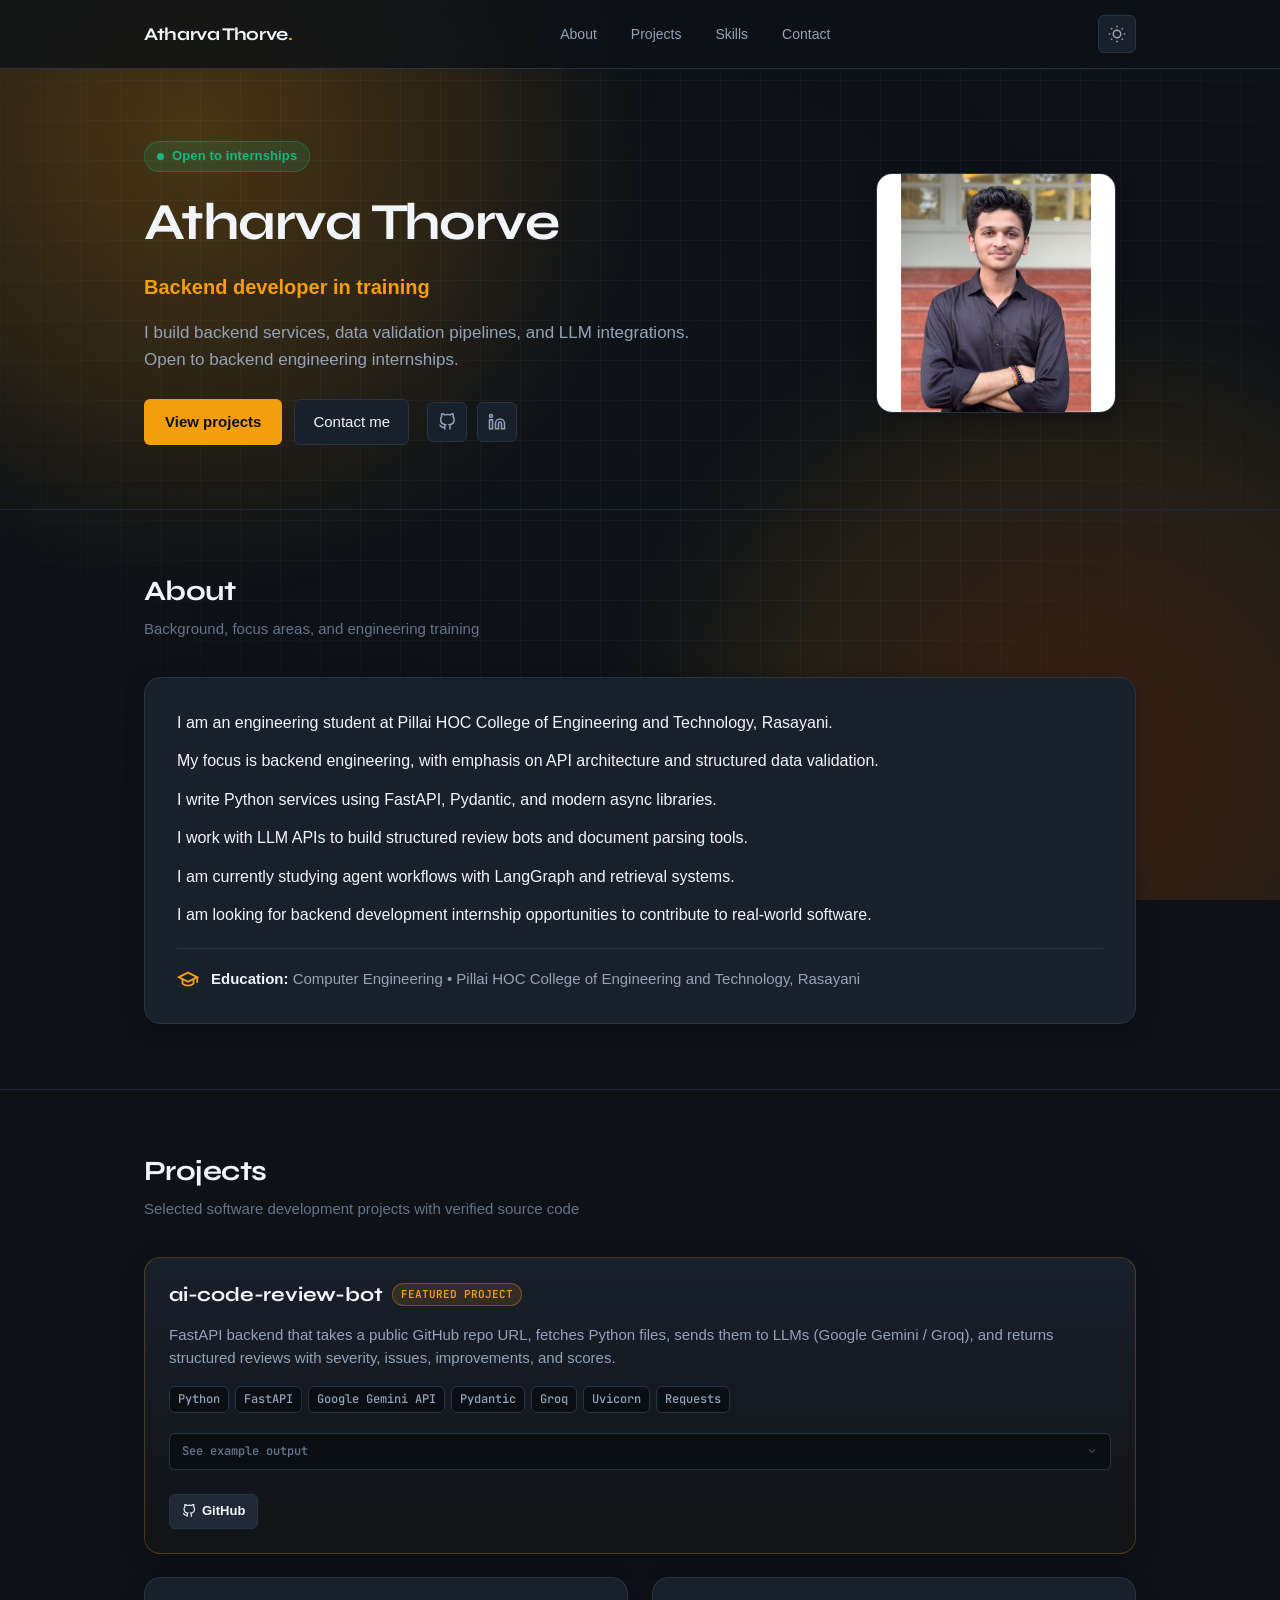
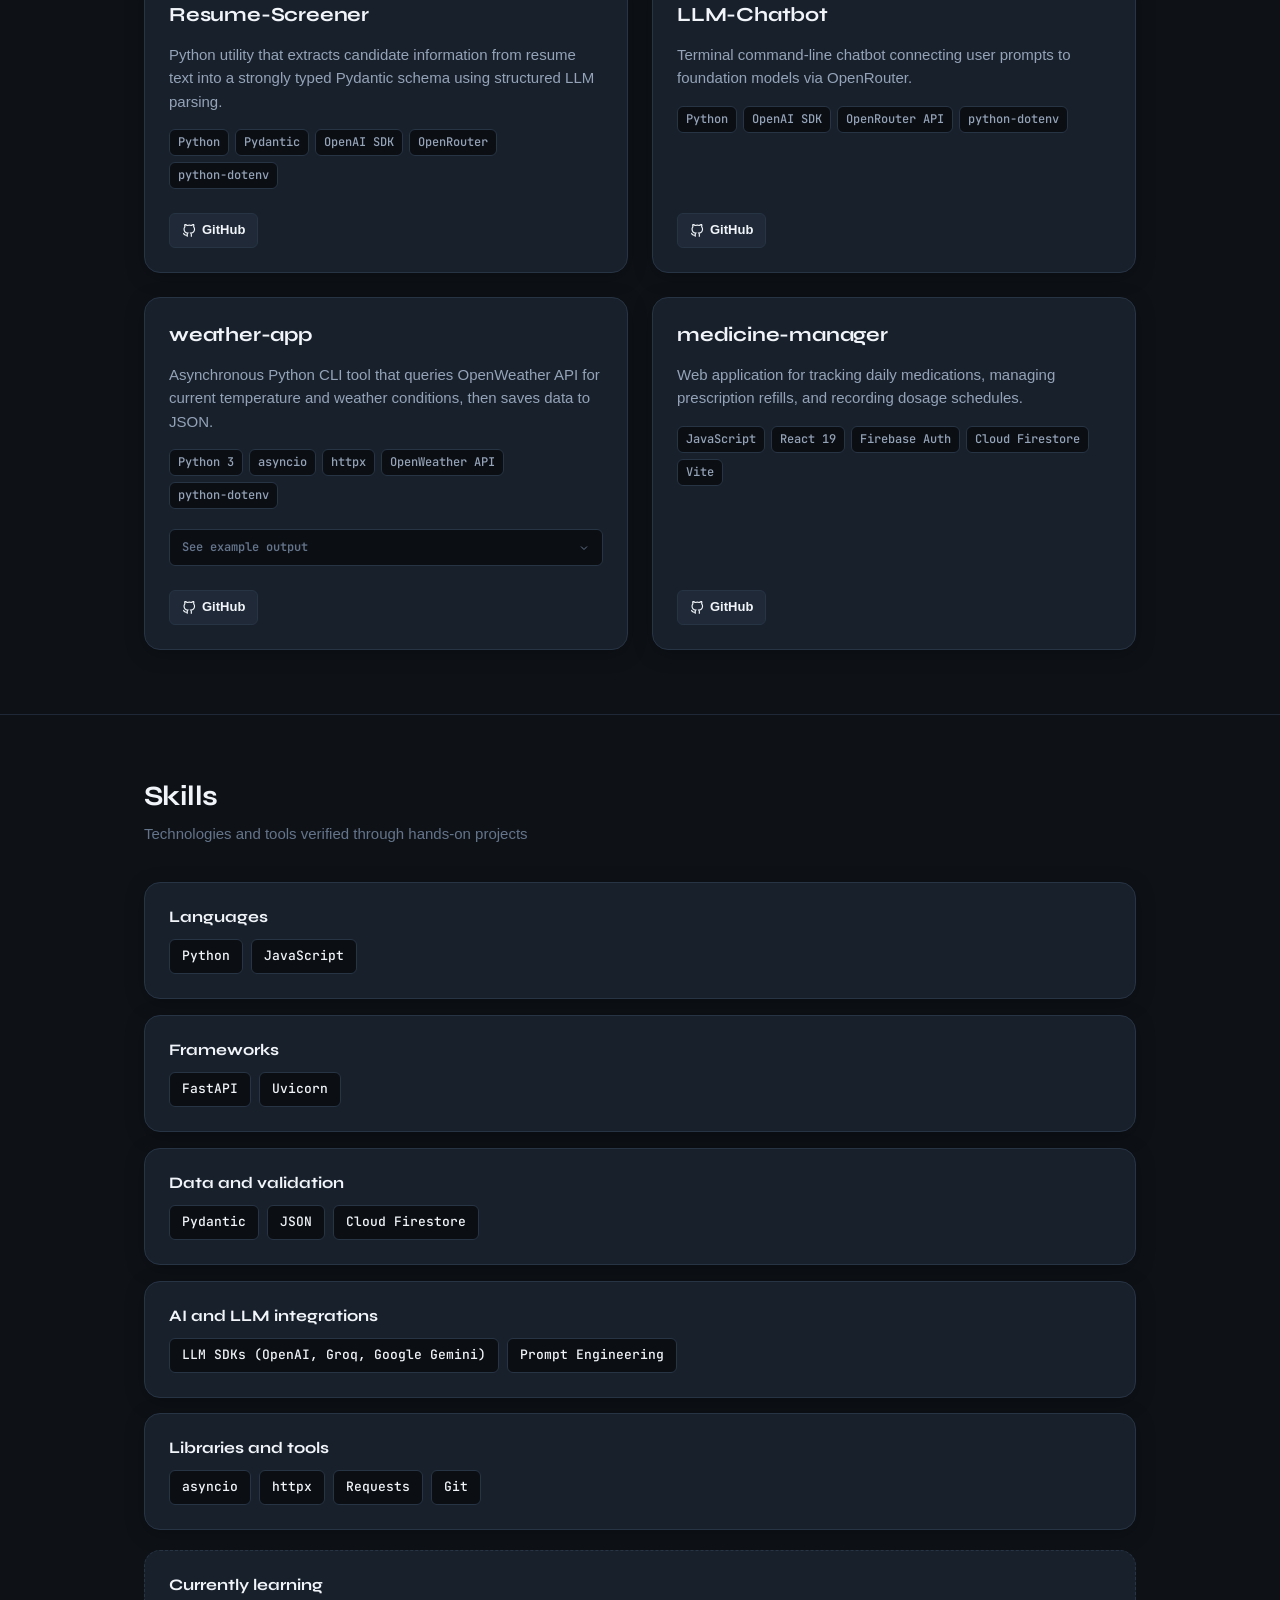
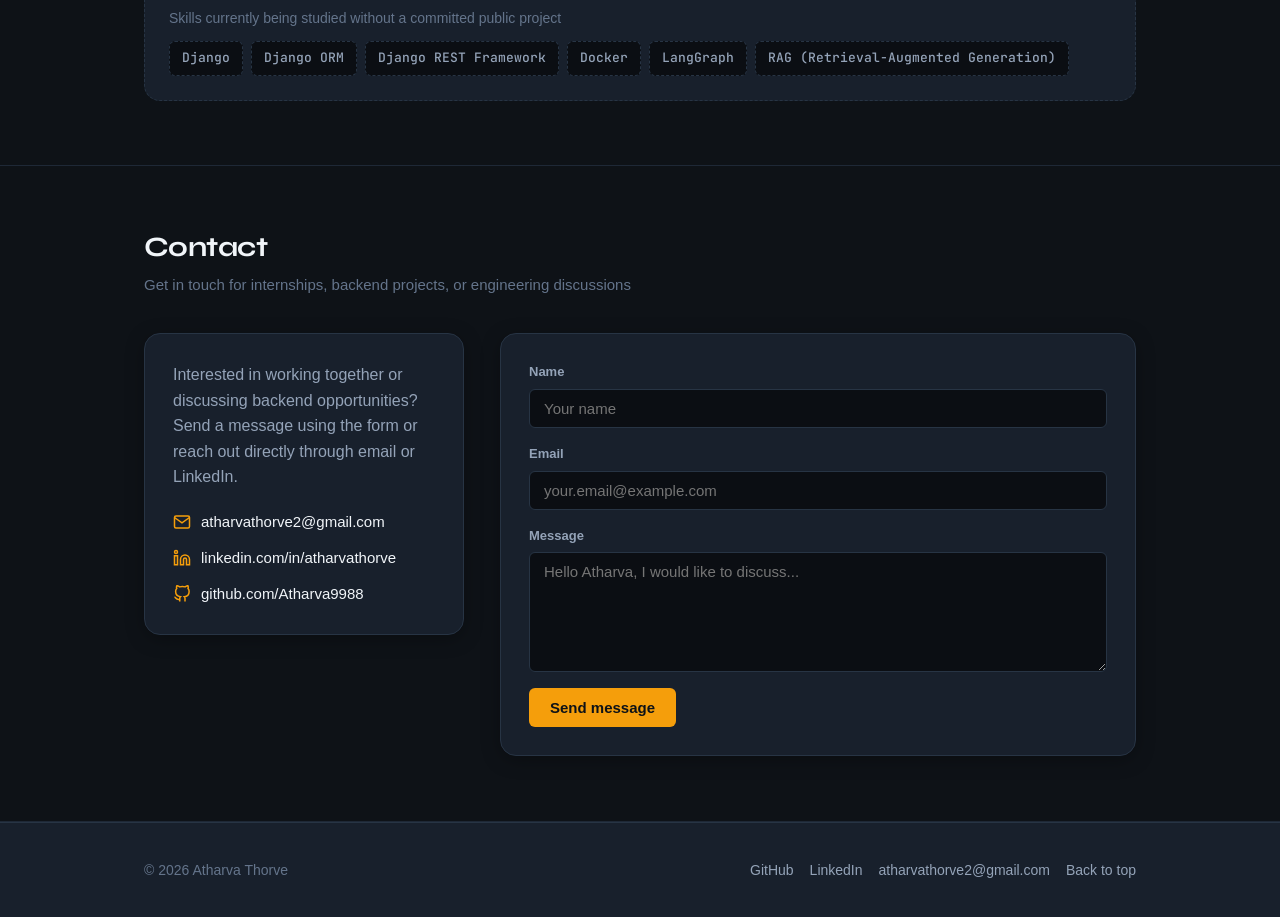
<file: index.html>
<!DOCTYPE html>
<html lang="en" data-theme="dark">
<head>
  <meta charset="UTF-8">
  <meta name="viewport" content="width=device-width, initial-scale=1.0">
  <meta http-equiv="X-UA-Compatible" content="ie=edge">

  <!-- ====================================================================
       BASE URL CONFIGURATION
       Canonical URL: https://atharva9988.github.io/portfolio-atharva-thorve/
       All internal asset/data links use RELATIVE paths to support sub-path hosting.
       ==================================================================== -->

  <!-- Primary Meta Tags -->
  <title>Atharva Thorve | Backend Developer | AI Systems</title>
  <meta name="title" content="Atharva Thorve | Backend Developer | AI Systems">
  <meta name="description" content="Portfolio of Atharva Thorve, an engineering student and backend developer focused on AI systems, FastAPI, Pydantic, and reliable Python services.">
  <meta name="keywords" content="Atharva Thorve, Backend Developer, Python, FastAPI, Pydantic, LLM, RAG, LangGraph, Software Engineer, Portfolio">
  <meta name="author" content="Atharva Thorve">
  <meta name="robots" content="index, follow">
  <link rel="canonical" href="https://atharva9988.github.io/portfolio-atharva-thorve/">

  <!-- Favicon -->
  <link rel="icon" type="image/svg+xml" href="assets/favicon.svg">

  <!-- Open Graph / Facebook / LinkedIn -->
  <meta property="og:type" content="website">
  <meta property="og:url" content="https://atharva9988.github.io/portfolio-atharva-thorve/">
  <meta property="og:title" content="Atharva Thorve | Backend Developer | AI Systems">
  <meta property="og:description" content="Backend developer in training. Focused on AI systems, API architectures, and reliable Python services.">
  <meta property="og:image" content="https://atharva9988.github.io/portfolio-atharva-thorve/assets/og-image.png">
  <meta property="og:image:width" content="1200">
  <meta property="og:image:height" content="630">

  <!-- Twitter -->
  <meta name="twitter:card" content="summary_large_image">
  <meta name="twitter:url" content="https://atharva9988.github.io/portfolio-atharva-thorve/">
  <meta name="twitter:title" content="Atharva Thorve | Backend Developer | AI Systems">
  <meta name="twitter:description" content="Backend developer in training. Focused on AI systems, API architectures, and reliable Python services.">
  <meta name="twitter:image" content="https://atharva9988.github.io/portfolio-atharva-thorve/assets/og-image.png">

  <!-- Structured Data: JSON-LD Person Schema -->
  <script type="application/ld+json">
  {
    "@context": "https://schema.org",
    "@type": "Person",
    "name": "Atharva Thorve",
    "url": "https://atharva9988.github.io/portfolio-atharva-thorve/",
    "email": "atharvathorve2@gmail.com",
    "jobTitle": "Backend Developer",
    "worksFor": {
      "@type": "EducationalOrganization",
      "name": "Pillai HOC College of Engineering and Technology, Rasayani"
    },
    "sameAs": [
      "https://github.com/Atharva9988",
      "https://www.linkedin.com/in/atharvathorve/"
    ],
    "knowsAbout": ["Python", "FastAPI", "Pydantic", "LLM APIs", "Backend Engineering"]
  }
  </script>

  <!-- Progressive Enhancement: Add .js class if JavaScript is active -->
  <script>document.documentElement.classList.add('js');</script>

  <!-- Google Fonts: Syne & JetBrains Mono -->
  <link rel="preconnect" href="https://fonts.googleapis.com">
  <link rel="preconnect" href="https://fonts.gstatic.com" crossorigin>
  <link href="https://fonts.googleapis.com/css2?family=JetBrains+Mono:wght@400;500;600&family=Syne:wght@600;700;800&display=swap" rel="stylesheet">

  <!-- Main Stylesheet (Relative Path) -->
  <link rel="stylesheet" href="css/style.css">
</head>
<body>
  <!-- Scroll Progress Indicator Bar -->
  <div id="scrollProgressBar" class="scroll-progress-bar" aria-hidden="true"></div>

  <!-- Accessible Skip Link -->
  <a href="#main-content" class="skip-link">Skip to main content</a>

  <!-- Ambient Animated Background Layer -->
  <div class="bg-ambient-container" aria-hidden="true">
    <div class="bg-grid-layer"></div>
    <div class="bg-orb bg-orb-1"></div>
    <div class="bg-orb bg-orb-2"></div>
    <div class="bg-orb bg-orb-3"></div>
  </div>

  <!-- Sticky Top Navigation -->
  <header class="site-header" id="siteHeader">
    <div class="container nav-container">
      <a href="#hero" class="brand-link" aria-label="Atharva Thorve Home">
        <span>Atharva Thorve<span class="brand-accent">.</span></span>
      </a>

      <nav aria-label="Main Navigation">
        <ul class="nav-links" id="navLinks">
          <li><a href="#about" class="nav-item-link">About</a></li>
          <li><a href="#projects" class="nav-item-link">Projects</a></li>
          <li><a href="#skills" class="nav-item-link">Skills</a></li>
          <li><a href="#contact" class="nav-item-link">Contact</a></li>
        </ul>
      </nav>

      <div class="nav-actions">
        <button type="button" class="theme-toggle-btn" id="themeToggleBtn" aria-label="Toggle theme mode">
          <svg class="theme-icon sun-icon" width="18" height="18" viewBox="0 0 24 24" fill="none" stroke="currentColor" stroke-width="2" aria-hidden="true"><circle cx="12" cy="12" r="5"></circle><line x1="12" y1="1" x2="12" y2="3"></line><line x1="12" y1="21" x2="12" y2="23"></line><line x1="4.22" y1="4.22" x2="5.64" y2="5.64"></line><line x1="18.36" y1="18.36" x2="19.78" y2="19.78"></line><line x1="1" y1="12" x2="3" y2="12"></line><line x1="21" y1="12" x2="23" y2="12"></line><line x1="4.22" y1="19.78" x2="5.64" y2="18.36"></line><line x1="18.36" y1="5.64" x2="19.78" y2="4.22"></line></svg>
          <svg class="theme-icon moon-icon" width="18" height="18" viewBox="0 0 24 24" fill="none" stroke="currentColor" stroke-width="2" stroke-linecap="round" stroke-linejoin="round" aria-hidden="true"><path d="M21 12.79A9 9 0 1 1 11.21 3 7 7 0 0 0 21 12.79z"></path></svg>
        </button>

        <button type="button" class="mobile-menu-toggle" id="mobileMenuToggle" aria-label="Toggle menu" aria-expanded="false" aria-controls="navLinks">
          <svg width="22" height="22" viewBox="0 0 24 24" fill="none" stroke="currentColor" stroke-width="2"><line x1="3" y1="12" x2="21" y2="12"></line><line x1="3" y1="6" x2="21" y2="6"></line><line x1="3" y1="18" x2="21" y2="18"></line></svg>
        </button>
      </div>
    </div>
  </header>

  <!-- Main Content Container -->
  <main id="main-content">

    <!-- ====================================================================
         1. Hero Section
         ==================================================================== -->
    <header id="hero" class="hero-section">
      <div class="container hero-grid">
        <div class="hero-content">
          <div class="hero-stagger stagger-1">
            <span class="status-pill">
              <span class="status-dot"></span>
              Open to internships
            </span>
          </div>

          <h1 class="hero-title hero-stagger stagger-2 name-shimmer">Atharva Thorve</h1>
          <p class="hero-tagline hero-stagger stagger-3">
            <span id="heroRoleText" class="role-text-swap">Backend developer in training</span>
          </p>
          <p class="hero-sentence hero-stagger stagger-4">
            I build backend services, data validation pipelines, and LLM integrations. Open to backend engineering internships.
          </p>

          <div class="hero-actions hero-stagger stagger-5">
            <a href="#projects" class="btn-primary">View projects</a>
            <a href="#contact" class="btn-secondary">Contact me</a>
            <a href="assets/resume.pdf" class="btn-secondary" id="heroResumeBtn" style="display: none;">Download resume</a>

            <div class="hero-socials hero-stagger stagger-6">
              <a href="https://github.com/Atharva9988" target="_blank" rel="noopener noreferrer" class="icon-btn-link" aria-label="GitHub profile">
                <svg width="18" height="18" viewBox="0 0 24 24" fill="none" stroke="currentColor" stroke-width="2" aria-hidden="true"><path d="M9 19c-5 1.5-5-2.5-7-3m14 6v-3.87a3.37 3.37 0 0 0-.94-2.61c3.14-.35 6.44-1.54 6.44-7A5.44 5.44 0 0 0 20 4.77 5.07 5.07 0 0 0 19.91 1S18.73.65 16 2.48a13.38 13.38 0 0 0-7 0C6.27.65 5.09 1 5.09 1A5.07 5.07 0 0 0 5 4.77a5.44 5.44 0 0 0-1.5 3.78c0 5.42 3.3 6.61 6.44 7A3.37 3.37 0 0 0 9 18.13V22"></path></svg>
              </a>
              <a href="https://www.linkedin.com/in/atharvathorve/" target="_blank" rel="noopener noreferrer" class="icon-btn-link" aria-label="LinkedIn profile">
                <svg width="18" height="18" viewBox="0 0 24 24" fill="none" stroke="currentColor" stroke-width="2" aria-hidden="true"><path d="M16 8a6 6 0 0 1 6 6v7h-4v-7a2 2 0 0 0-2-2 2 2 0 0 0-2 2v7h-4v-7a6 6 0 0 1 6-6z"></path><rect x="2" y="9" width="4" height="12"></rect><circle cx="4" cy="4" r="2"></circle></svg>
              </a>
            </div>
          </div>
        </div>

        <div class="hero-photo-wrapper">
          <div class="hero-photo-frame hero-photo-anim floating-photo">
            <img 
              src="assets/atharva-profile.png" 
              alt="Atharva Thorve" 
              class="hero-photo"
              width="240"
              height="240"
              loading="eager"
            >
          </div>
        </div>
      </div>
    </header>

    <!-- ====================================================================
         2. About Section
         ==================================================================== -->
    <section id="about" class="section fade-in-section" aria-labelledby="about-heading">
      <div class="container">
        <div class="section-header">
          <h2 class="section-title" id="about-heading">About</h2>
          <p class="section-subtitle">Background, focus areas, and engineering training</p>
        </div>

        <div class="about-card">
          <div class="about-paragraphs" id="aboutParagraphsContainer">
            <!-- Accessible semantic HTML fallback -->
            <p class="about-text">I am an engineering student at Pillai HOC College of Engineering and Technology, Rasayani.</p>
            <p class="about-text">My focus is backend engineering, with emphasis on API architecture and structured data validation.</p>
            <p class="about-text">I write Python services using FastAPI, Pydantic, and modern async libraries.</p>
            <p class="about-text">I work with LLM APIs to build structured review bots and document parsing tools.</p>
            <p class="about-text">I am currently studying agent workflows with LangGraph and retrieval systems.</p>
            <p class="about-text">I am looking for backend development internship opportunities to contribute to real-world software.</p>
          </div>

          <div class="about-education">
            <svg class="education-icon" width="22" height="22" viewBox="0 0 24 24" fill="none" stroke="currentColor" stroke-width="2" aria-hidden="true"><path d="M22 10v6M2 10l10-5 10 5-10 5z"></path><path d="M6 12v5c3 3 9 3 12 0v-5"></path></svg>
            <div class="education-text">
              <strong>Education:</strong> Computer Engineering &bull; Pillai HOC College of Engineering and Technology, Rasayani
            </div>
          </div>
        </div>
      </div>
    </section>

    <!-- ====================================================================
         3. Projects Section
         ==================================================================== -->
    <section id="projects" class="section fade-in-section" aria-labelledby="projects-heading">
      <div class="container">
        <div class="section-header">
          <h2 class="section-title" id="projects-heading">Projects</h2>
          <p class="section-subtitle">Selected software development projects with verified source code</p>
        </div>

        <div class="projects-grid" id="projectsGrid">
          <!-- Fallback project card indexable without JS -->
          <article class="project-card featured">
            <div class="project-header">
              <div class="project-title-group">
                <h3 class="project-title">ai-code-review-bot</h3>
                <span class="featured-badge">Featured project</span>
              </div>
            </div>
            <p class="project-purpose">FastAPI backend that takes a public GitHub repo URL, fetches Python files, sends them to LLMs, and returns structured code reviews with severity, issues, improvements, and scores.</p>
            <div class="project-tags">
              <span class="tech-tag">Python</span>
              <span class="tech-tag">FastAPI</span>
              <span class="tech-tag">Google Gemini API</span>
              <span class="tech-tag">Pydantic</span>
              <span class="tech-tag">Groq</span>
              <span class="tech-tag">Uvicorn</span>
            </div>
            <div class="project-links">
              <a href="https://github.com/Atharva9988/ai-code-review-bot" target="_blank" rel="noopener noreferrer" class="project-link-btn">
                <svg width="14" height="14" viewBox="0 0 24 24" fill="none" stroke="currentColor" stroke-width="2" aria-hidden="true"><path d="M9 19c-5 1.5-5-2.5-7-3m14 6v-3.87a3.37 3.37 0 0 0-.94-2.61c3.14-.35 6.44-1.54 6.44-7A5.44 5.44 0 0 0 20 4.77 5.07 5.07 0 0 0 19.91 1S18.73.65 16 2.48a13.38 13.38 0 0 0-7 0C6.27.65 5.09 1 5.09 1A5.07 5.07 0 0 0 5 4.77a5.44 5.44 0 0 0-1.5 3.78c0 5.42 3.3 6.61 6.44 7A3.37 3.37 0 0 0 9 18.13V22"></path></svg>
                GitHub
              </a>
            </div>
          </article>
        </div>
      </div>
    </section>

    <!-- ====================================================================
         4. Skills Section
         ==================================================================== -->
    <section id="skills" class="section fade-in-section" aria-labelledby="skills-heading">
      <div class="container">
        <div class="section-header">
          <h2 class="section-title" id="skills-heading">Skills</h2>
          <p class="section-subtitle">Technologies and tools verified through hands-on projects</p>
        </div>

        <div class="skills-container">
          <div id="skillsCategoriesContainer" style="display: flex; flex-direction: column; gap: 16px;">
            <!-- Rendered from data/skills.json -->
          </div>

          <div class="currently-learning-card">
            <h3 class="skill-category-title">Currently learning</h3>
            <p style="font-size: 0.875rem; color: var(--text-muted); margin-bottom: 12px;">Skills currently being studied without a committed public project</p>
            <div class="skills-chips-row" id="learningChipsContainer">
              <span class="learning-chip">Django</span>
              <span class="learning-chip">Django ORM</span>
              <span class="learning-chip">Django REST Framework</span>
              <span class="learning-chip">Docker</span>
              <span class="learning-chip">LangGraph</span>
              <span class="learning-chip">RAG (Retrieval-Augmented Generation)</span>
            </div>
          </div>
        </div>
      </div>
    </section>

    <!-- ====================================================================
         5. Contact Section
         ==================================================================== -->
    <section id="contact" class="section fade-in-section" aria-labelledby="contact-heading">
      <div class="container">
        <div class="section-header">
          <h2 class="section-title" id="contact-heading">Contact</h2>
          <p class="section-subtitle">Get in touch for internships, backend projects, or engineering discussions</p>
        </div>

        <div class="contact-grid">
          <div class="contact-info-card">
            <p class="contact-friendly-line">
              Interested in working together or discussing backend opportunities? Send a message using the form or reach out directly through email or LinkedIn.
            </p>

            <div class="contact-links-list">
              <a href="mailto:atharvathorve2@gmail.com" class="contact-link-item">
                <svg class="contact-link-icon" width="18" height="18" viewBox="0 0 24 24" fill="none" stroke="currentColor" stroke-width="2" aria-hidden="true"><path d="M4 4h16c1.1 0 2 .9 2 2v12c0 1.1-.9 2-2 2H4c-1.1 0-2-.9-2-2V6c0-1.1.9-2 2-2z"></path><polyline points="22,6 12,13 2,6"></polyline></svg>
                <span>atharvathorve2@gmail.com</span>
              </a>

              <a href="https://www.linkedin.com/in/atharvathorve/" target="_blank" rel="noopener noreferrer" class="contact-link-item">
                <svg class="contact-link-icon" width="18" height="18" viewBox="0 0 24 24" fill="none" stroke="currentColor" stroke-width="2" aria-hidden="true"><path d="M16 8a6 6 0 0 1 6 6v7h-4v-7a2 2 0 0 0-2-2 2 2 0 0 0-2 2v7h-4v-7a6 6 0 0 1 6-6z"></path><rect x="2" y="9" width="4" height="12"></rect><circle cx="4" cy="4" r="2"></circle></svg>
                <span>linkedin.com/in/atharvathorve</span>
              </a>

              <a href="https://github.com/Atharva9988" target="_blank" rel="noopener noreferrer" class="contact-link-item">
                <svg class="contact-link-icon" width="18" height="18" viewBox="0 0 24 24" fill="none" stroke="currentColor" stroke-width="2" aria-hidden="true"><path d="M9 19c-5 1.5-5-2.5-7-3m14 6v-3.87a3.37 3.37 0 0 0-.94-2.61c3.14-.35 6.44-1.54 6.44-7A5.44 5.44 0 0 0 20 4.77 5.07 5.07 0 0 0 19.91 1S18.73.65 16 2.48a13.38 13.38 0 0 0-7 0C6.27.65 5.09 1 5.09 1A5.07 5.07 0 0 0 5 4.77a5.44 5.44 0 0 0-1.5 3.78c0 5.42 3.3 6.61 6.44 7A3.37 3.37 0 0 0 9 18.13V22"></path></svg>
                <span>github.com/Atharva9988</span>
              </a>
            </div>
          </div>

          <div class="contact-form-card">
            <form class="contact-form" id="contactForm" novalidate>
              <!-- Honeypot spam field (hidden) -->
              <div class="honeypot-input" aria-hidden="true">
                <label for="contactHoneypot">Leave blank</label>
                <input type="text" id="contactHoneypot" name="company_url" tabindex="-1" autocomplete="off">
              </div>

              <div class="form-group">
                <label for="contactName" class="form-label">Name</label>
                <input type="text" id="contactName" name="name" class="form-input" placeholder="Your name" required>
              </div>

              <div class="form-group">
                <label for="contactEmail" class="form-label">Email</label>
                <input type="email" id="contactEmail" name="email" class="form-input" placeholder="your.email@example.com" required>
              </div>

              <div class="form-group">
                <label for="contactMessage" class="form-label">Message</label>
                <textarea id="contactMessage" name="message" class="form-textarea" placeholder="Hello Atharva, I would like to discuss..." required></textarea>
              </div>

              <button type="submit" class="btn-primary" id="contactSubmitBtn" style="align-self: flex-start;">
                <span class="btn-spinner" aria-hidden="true"></span>
                <span class="btn-text">Send message</span>
              </button>

              <div id="contactStatusMessage" class="contact-status-message" role="status" aria-live="polite"></div>
            </form>
          </div>
        </div>
      </div>
    </section>

  </main>

  <!-- Footer -->
  <footer class="site-footer">
    <div class="container footer-container">
      <div>
        <span>&copy; <span id="currentYear">2026</span> Atharva Thorve</span>
      </div>

      <div class="footer-socials">
        <a href="https://github.com/Atharva9988" target="_blank" rel="noopener noreferrer" class="footer-link">GitHub</a>
        <a href="https://www.linkedin.com/in/atharvathorve/" target="_blank" rel="noopener noreferrer" class="footer-link">LinkedIn</a>
        <a href="mailto:atharvathorve2@gmail.com" class="footer-link">atharvathorve2@gmail.com</a>
        <a href="#hero" class="footer-link">Back to top</a>
      </div>
    </div>
  </footer>

  <!-- Application Script (Relative Path) -->
  <script src="js/main.js"></script>
</body>
</html>
</file>
<file: css/style.css>
/* ==========================================================================
   Atharva Thorve Portfolio
   Clean, Calm, Modern, Professional Design System
   GPU-Accelerated Subtle Animations & Micro-Interactions
   ========================================================================== */

/* --------------------------------------------------------------------------
   Design Tokens (WCAG AA Compliant)
   -------------------------------------------------------------------------- */
:root {
  color-scheme: dark light;

  /* Dark Theme (Default) - Soft dark gray, not pure black */
  --bg-color: #0e1217;
  --bg-subtle: #141a23;
  --surface-card: #18202c;
  --surface-hover: #1f2937;
  --surface-code: #0b0e13;

  --border-color: #273444;
  --border-subtle: #1e2836;
  --border-focus: #f59e0b;

  --text-primary: #f1f5f9;
  --text-secondary: #94a3b8;
  --text-muted: #64748b;

  /* Single Warm Accent: Amber */
  --accent: #f59e0b;
  --accent-hover: #fbbf24;
  --accent-subtle: rgba(245, 158, 11, 0.12);
  --accent-border: rgba(245, 158, 11, 0.35);

  /* Status Colors */
  --status-ok: #10b981;
  --status-ok-bg: rgba(16, 185, 129, 0.14);
  --status-err: #ef4444;
  --status-err-bg: rgba(239, 68, 68, 0.14);

  /* Typography */
  --font-heading: 'Syne', -apple-system, BlinkMacSystemFont, "Segoe UI", Roboto, sans-serif;
  --font-body: -apple-system, BlinkMacSystemFont, "Segoe UI", Roboto, Helvetica, Arial, sans-serif;
  --font-mono: 'JetBrains Mono', ui-monospace, Menlo, Monaco, Consolas, monospace;

  /* Layout & Geometry */
  --max-width: 1040px;
  --radius-sm: 6px;
  --radius-md: 10px;
  --radius-lg: 16px;
  --radius-full: 9999px;
  --shadow-card: 0 4px 20px -2px rgba(0, 0, 0, 0.35);
  --transition: 0.2s cubic-bezier(0.16, 1, 0.3, 1);
}

[data-theme="light"] {
  color-scheme: light;

  /* Light Theme */
  --bg-color: #f8fafc;
  --bg-subtle: #f1f5f9;
  --surface-card: #ffffff;
  --surface-hover: #f8fafc;
  --surface-code: #f1f5f9;

  --border-color: #e2e8f0;
  --border-subtle: #edf2f7;
  --border-focus: #d97706;

  --text-primary: #0f172a;
  --text-secondary: #475569;
  --text-muted: #64748b;

  /* Light Accent: Amber 600 (Contrast >= 4.5:1) */
  --accent: #d97706;
  --accent-hover: #b45309;
  --accent-subtle: rgba(217, 119, 6, 0.12);
  --accent-border: rgba(217, 119, 6, 0.35);

  --status-ok: #059669;
  --status-ok-bg: rgba(5, 150, 105, 0.12);
  --status-err: #dc2626;
  --status-err-bg: rgba(220, 38, 38, 0.12);

  --shadow-card: 0 4px 20px -2px rgba(0, 0, 0, 0.06);
}

/* --------------------------------------------------------------------------
   Reset & Base
   -------------------------------------------------------------------------- */
*, *::before, *::after {
  box-sizing: border-box;
  margin: 0;
  padding: 0;
}

html {
  font-size: 16px;
  scroll-behavior: smooth;
  scroll-padding-top: 80px;
}

body {
  background-color: var(--bg-color);
  color: var(--text-primary);
  font-family: var(--font-body);
  line-height: 1.6;
  -webkit-font-smoothing: antialiased;
  -moz-osx-font-smoothing: grayscale;
  min-height: 100vh;
  position: relative;
  overflow-x: clip;
}

/* --------------------------------------------------------------------------
   Scroll Progress Bar (Top of page, GPU accelerated scaleX)
   -------------------------------------------------------------------------- */
.scroll-progress-bar {
  position: fixed;
  top: 0;
  left: 0;
  width: 100%;
  height: 3px;
  background: var(--accent);
  z-index: 9999;
  transform-origin: 0% 50%;
  transform: scaleX(0);
  will-change: transform;
  pointer-events: none;
}

/* --------------------------------------------------------------------------
   New Live Background: Subtle Grid + GPU-Accelerated Glow Layers
   Base: Soft dark gray (--bg-color) + existing subtle grid
   Layer 1 (body::before): Upper-left soft amber glow (drifts 25-35s)
   Layer 2 (body::after): Lower-right fainter warm orange glow (drifts 30-40s)
   Layer 3 (.bg-ambient-container::before): Center blue-gray depth glow (20s)
   Glows use radial-gradient with transparent edges (no expensive blur filter)
   -------------------------------------------------------------------------- */
body::before,
body::after {
  content: '';
  position: fixed;
  inset: 0;
  z-index: -1;
  pointer-events: none;
  will-change: transform;
}

/* Glow 1: Amber, upper-left (peak opacity 0.26, transparent edges) */
body::before {
  background: radial-gradient(
    circle 650px at 15% 15%,
    rgba(245, 158, 11, 0.26) 0%,
    rgba(245, 158, 11, 0.12) 42%,
    rgba(245, 158, 11, 0.03) 60%,
    transparent 72%
  );
}

/* Glow 2: Warm orange, lower-right (peak opacity 0.20, transparent edges) */
body::after {
  background: radial-gradient(
    circle 700px at 85% 85%,
    rgba(234, 88, 12, 0.20) 0%,
    rgba(245, 158, 11, 0.09) 45%,
    rgba(245, 158, 11, 0.02) 62%,
    transparent 72%
  );
}

/* Light mode: Warm peach glows on off-white base (WCAG AA compliant contrast) */
[data-theme="light"] body::before {
  background: radial-gradient(
    circle 650px at 15% 15%,
    rgba(251, 146, 60, 0.18) 0%,
    rgba(253, 186, 116, 0.08) 42%,
    rgba(253, 186, 116, 0.02) 60%,
    transparent 72%
  );
}

[data-theme="light"] body::after {
  background: radial-gradient(
    circle 700px at 85% 85%,
    rgba(251, 146, 60, 0.14) 0%,
    rgba(253, 186, 116, 0.06) 45%,
    rgba(253, 186, 116, 0.015) 62%,
    transparent 72%
  );
}

/* Ambient Container: Holds center depth glow, diagonal sweep, and drifting grid */
.bg-ambient-container {
  position: fixed;
  inset: 0;
  z-index: -1;
  overflow: hidden;
  pointer-events: none;
}

/* Glow 3: Soft blue-gray, center (pulsing opacity 0.06 to 0.16) */
.bg-ambient-container::before {
  content: '';
  position: absolute;
  inset: 0;
  background: radial-gradient(
    circle 800px at 50% 50%,
    rgba(148, 163, 184, 0.24) 0%,
    rgba(148, 163, 184, 0.08) 46%,
    transparent 70%
  );
  pointer-events: none;
  opacity: 0.06;
}

[data-theme="light"] .bg-ambient-container::before {
  background: radial-gradient(
    circle 800px at 50% 50%,
    rgba(148, 163, 184, 0.16) 0%,
    rgba(203, 213, 225, 0.05) 46%,
    transparent 70%
  );
}

/* Diagonal Light Sweep across hero (transform: translateX only) */
.bg-ambient-container::after {
  content: '';
  position: absolute;
  top: 0;
  left: 0;
  width: 100vw;
  height: 100vh;
  background: linear-gradient(
    115deg,
    transparent 20%,
    rgba(245, 158, 11, 0.025) 42%,
    rgba(251, 191, 36, 0.07) 50%,
    rgba(245, 158, 11, 0.025) 58%,
    transparent 80%
  );
  pointer-events: none;
  will-change: transform;
  transform: translateX(-100vw);
}

[data-theme="light"] .bg-ambient-container::after {
  background: linear-gradient(
    115deg,
    transparent 20%,
    rgba(251, 146, 60, 0.02) 42%,
    rgba(253, 186, 116, 0.05) 50%,
    rgba(251, 146, 60, 0.02) 58%,
    transparent 80%
  );
}

/* Drifting Subtle Grid Layer (animated 40px over 30s) */
.bg-grid-layer {
  position: absolute;
  inset: -40px;
  background-image: 
    linear-gradient(to right, rgba(255, 255, 255, 0.03) 1px, transparent 1px),
    linear-gradient(to bottom, rgba(255, 255, 255, 0.03) 1px, transparent 1px);
  background-size: 40px 40px;
  mask-image: radial-gradient(circle at 50% 25%, black 45%, transparent 85%);
  -webkit-mask-image: radial-gradient(circle at 50% 25%, black 45%, transparent 85%);
  will-change: transform;
}

[data-theme="light"] .bg-grid-layer {
  background-image: 
    linear-gradient(to right, rgba(0, 0, 0, 0.04) 1px, transparent 1px),
    linear-gradient(to bottom, rgba(0, 0, 0, 0.04) 1px, transparent 1px);
}

/* Hide legacy blur orbs */
.bg-orb {
  display: none !important;
}

/* Keyframes: Animate only transform and opacity */
@keyframes driftAmberLayer1 {
  0% {
    transform: translate3d(0, 0, 0);
  }
  100% {
    transform: translate3d(30vw, 24vh, 0);
  }
}

@keyframes driftOrangeLayer2 {
  0% {
    transform: translate3d(0, 0, 0);
  }
  100% {
    transform: translate3d(-28vw, -22vh, 0);
  }
}

@keyframes pulseCenterGlow {
  0% {
    opacity: 0.06;
  }
  100% {
    opacity: 0.16;
  }
}

@keyframes diagonalLightSweep {
  0% {
    transform: translateX(-100vw);
  }
  100% {
    transform: translateX(100vw);
  }
}

@keyframes driftGridLayer {
  0% {
    transform: translate3d(0, 0, 0);
  }
  100% {
    transform: translate3d(40px, 40px, 0);
  }
}

/* Wrap all motion in prefers-reduced-motion: no-preference */
@media (prefers-reduced-motion: no-preference) {
  body::before {
    animation: driftAmberLayer1 16s ease-in-out infinite alternate;
  }

  body::after {
    animation: driftOrangeLayer2 20s ease-in-out -6s infinite alternate;
  }

  .bg-ambient-container::before {
    animation: pulseCenterGlow 10s ease-in-out infinite alternate;
  }

  .bg-ambient-container::after {
    animation: diagonalLightSweep 14s ease-in-out infinite;
  }

  .bg-grid-layer {
    animation: driftGridLayer 30s linear infinite;
  }
}

/* Pause infinite animations when tab is hidden */
body.tab-hidden::before,
body.tab-hidden::after,
body.tab-hidden .bg-ambient-container::before,
body.tab-hidden .bg-ambient-container::after,
body.tab-hidden .bg-grid-layer {
  animation-play-state: paused !important;
}

/* Screens under 768px: two glows only, 1.5x longer loop durations */
@media (max-width: 768px) {
  .bg-ambient-container::before,
  .bg-ambient-container::after {
    display: none !important;
  }

  body::before {
    animation-duration: 24s !important;
  }

  body::after {
    animation-duration: 30s !important;
  }

  .bg-grid-layer {
    animation-duration: 45s !important;
  }
}

/* Accessible Skip Link */
.skip-link {
  position: absolute;
  top: -100px;
  left: 20px;
  background: var(--accent);
  color: #0f141c;
  padding: 10px 18px;
  font-weight: 700;
  font-size: 0.875rem;
  z-index: 10000;
  text-decoration: none;
  border-radius: var(--radius-sm);
  transition: top 0.2s ease;
}

.skip-link:focus {
  top: 16px;
  outline: 3px solid var(--text-primary);
}

:focus-visible {
  outline: 2px solid var(--accent);
  outline-offset: 3px;
}

/* Typography Helpers */
h1, h2, h3, h4 {
  font-family: var(--font-heading);
  color: var(--text-primary);
  line-height: 1.25;
  font-weight: 700;
}

p {
  color: var(--text-secondary);
}

a {
  color: inherit;
  text-decoration: none;
}

/* --------------------------------------------------------------------------
   Layout
   -------------------------------------------------------------------------- */
.container {
  max-width: var(--max-width);
  margin: 0 auto;
  padding: 0 24px;
}

/* --------------------------------------------------------------------------
   Sticky Top Navigation
   -------------------------------------------------------------------------- */
.site-header {
  position: sticky;
  top: 0;
  z-index: 100;
  background-color: rgba(14, 18, 23, 0.82);
  border-bottom: 1px solid var(--border-color);
  backdrop-filter: blur(8px);
  -webkit-backdrop-filter: blur(8px);
  transition: background-color 0.25s ease, border-color 0.25s ease, box-shadow 0.25s ease, backdrop-filter 0.25s ease;
}

/* Sticky nav blur and slightly stronger bottom border after 20px scroll */
.site-header.scrolled {
  background-color: rgba(14, 18, 23, 0.94);
  border-bottom-color: rgba(245, 158, 11, 0.25);
  backdrop-filter: blur(16px);
  -webkit-backdrop-filter: blur(16px);
  box-shadow: 0 4px 20px -2px rgba(0, 0, 0, 0.35);
}

[data-theme="light"] .site-header {
  background-color: rgba(248, 250, 252, 0.85);
}

[data-theme="light"] .site-header.scrolled {
  background-color: rgba(248, 250, 252, 0.96);
  border-bottom-color: rgba(217, 119, 6, 0.25);
  box-shadow: 0 4px 20px -2px rgba(0, 0, 0, 0.06);
}

.nav-container {
  display: flex;
  align-items: center;
  justify-content: space-between;
  height: 68px;
}

.brand-link {
  display: flex;
  align-items: center;
  gap: 10px;
  font-family: var(--font-heading);
  font-size: 1.125rem;
  font-weight: 700;
  letter-spacing: -0.02em;
  transition: transform var(--transition);
}

.brand-link:hover {
  transform: translateY(-1px);
}

.brand-accent {
  color: var(--accent);
}

.nav-links {
  display: flex;
  align-items: center;
  gap: 6px;
  list-style: none;
}

/* Animated underline on nav links (scaleX transform) */
.nav-item-link {
  position: relative;
  font-size: 0.875rem;
  font-weight: 500;
  color: var(--text-secondary);
  padding: 8px 14px;
  border-radius: var(--radius-sm);
  transition: color var(--transition), background-color var(--transition);
}

.nav-item-link::after {
  content: '';
  position: absolute;
  bottom: 2px;
  left: 14px;
  right: 14px;
  height: 2px;
  background: var(--accent);
  border-radius: 2px;
  transform: scaleX(0);
  transform-origin: 50% 50%;
  transition: transform 0.24s cubic-bezier(0.16, 1, 0.3, 1), opacity 0.24s ease;
  opacity: 0;
  pointer-events: none;
}

.nav-item-link:hover {
  color: var(--text-primary);
  background-color: var(--surface-hover);
}

.nav-item-link:hover::after {
  transform: scaleX(0.7);
  opacity: 0.6;
}

.nav-item-link.active {
  color: var(--text-primary);
  font-weight: 600;
}

.nav-item-link.active::after {
  transform: scaleX(1);
  opacity: 1;
}

.nav-actions {
  display: flex;
  align-items: center;
  gap: 12px;
}

/* Theme Toggle Button: rotates and cross-fades sun and moon */
.theme-toggle-btn {
  position: relative;
  background: var(--surface-card);
  border: 1px solid var(--border-color);
  color: var(--text-secondary);
  width: 38px;
  height: 38px;
  border-radius: var(--radius-sm);
  cursor: pointer;
  display: flex;
  align-items: center;
  justify-content: center;
  overflow: hidden;
  transition: border-color var(--transition), color var(--transition), transform var(--transition);
}

.theme-toggle-btn:hover {
  color: var(--accent);
  border-color: var(--accent);
  transform: translateY(-1px);
}

.theme-toggle-btn .theme-icon {
  position: absolute;
  transition: transform 0.35s cubic-bezier(0.16, 1, 0.3, 1), opacity 0.35s ease;
}

[data-theme="dark"] .theme-toggle-btn .sun-icon {
  opacity: 1;
  transform: rotate(0deg) scale(1);
}

[data-theme="dark"] .theme-toggle-btn .moon-icon {
  opacity: 0;
  transform: rotate(-90deg) scale(0.5);
  pointer-events: none;
}

[data-theme="light"] .theme-toggle-btn .sun-icon {
  opacity: 0;
  transform: rotate(90deg) scale(0.5);
  pointer-events: none;
}

[data-theme="light"] .theme-toggle-btn .moon-icon {
  opacity: 1;
  transform: rotate(0deg) scale(1);
}

/* Mobile Menu Toggle */
.mobile-menu-toggle {
  display: none;
  background: transparent;
  border: none;
  color: var(--text-primary);
  cursor: pointer;
  padding: 6px;
}

/* --------------------------------------------------------------------------
   Buttons & Interactive Elements
   -------------------------------------------------------------------------- */
.btn-primary {
  display: inline-flex;
  align-items: center;
  gap: 8px;
  background-color: var(--accent);
  color: #0e1217;
  font-weight: 600;
  font-size: 0.9375rem;
  padding: 10px 20px;
  border-radius: var(--radius-sm);
  border: 1px solid transparent;
  cursor: pointer;
  transition: transform 0.2s cubic-bezier(0.16, 1, 0.3, 1), box-shadow 0.2s cubic-bezier(0.16, 1, 0.3, 1), background-color var(--transition);
}

.btn-primary:hover {
  background-color: var(--accent-hover);
  transform: translateY(-2px);
  box-shadow: 0 4px 14px rgba(245, 158, 11, 0.32);
}

.btn-primary:active {
  transform: translateY(0) scale(0.98);
  box-shadow: 0 2px 6px rgba(245, 158, 11, 0.2);
}

.btn-secondary {
  display: inline-flex;
  align-items: center;
  gap: 8px;
  background-color: var(--surface-card);
  color: var(--text-primary);
  font-weight: 500;
  font-size: 0.9375rem;
  padding: 10px 18px;
  border-radius: var(--radius-sm);
  border: 1px solid var(--border-color);
  cursor: pointer;
  transition: transform 0.2s cubic-bezier(0.16, 1, 0.3, 1), box-shadow 0.2s cubic-bezier(0.16, 1, 0.3, 1), background-color var(--transition), border-color var(--transition), color var(--transition);
}

.btn-secondary:hover {
  background-color: var(--surface-hover);
  border-color: var(--accent-border);
  color: var(--accent);
  transform: translateY(-2px);
  box-shadow: 0 4px 14px rgba(0, 0, 0, 0.2);
}

.btn-secondary:active {
  transform: translateY(0) scale(0.98);
  box-shadow: 0 2px 6px rgba(0, 0, 0, 0.1);
}

.btn-spinner {
  display: none;
  width: 14px;
  height: 14px;
  border: 2px solid rgba(14, 18, 23, 0.3);
  border-top-color: #0e1217;
  border-radius: 50%;
  animation: btnSpin 0.7s linear infinite;
}

@keyframes btnSpin {
  to { transform: rotate(360deg); }
}

.btn-primary.is-loading .btn-spinner {
  display: inline-block;
}

.btn-primary.is-loading .btn-text {
  opacity: 0.85;
}

/* GitHub and LinkedIn icons: lift and color shift on hover */
.icon-btn-link {
  display: inline-flex;
  align-items: center;
  justify-content: center;
  width: 40px;
  height: 40px;
  border-radius: var(--radius-sm);
  background-color: var(--surface-card);
  border: 1px solid var(--border-color);
  color: var(--text-secondary);
  transition: transform 0.2s cubic-bezier(0.16, 1, 0.3, 1), color var(--transition), border-color var(--transition), box-shadow var(--transition);
}

.icon-btn-link:hover {
  color: var(--accent);
  border-color: var(--accent);
  transform: translateY(-2px);
  box-shadow: 0 4px 12px rgba(245, 158, 11, 0.2);
}

.icon-btn-link:active {
  transform: translateY(0) scale(0.96);
}

/* Status Pill & Pulsing Green Dot */
.status-pill {
  display: inline-flex;
  align-items: center;
  gap: 8px;
  background: var(--status-ok-bg);
  color: var(--status-ok);
  border: 1px solid rgba(16, 185, 129, 0.3);
  padding: 4px 12px;
  border-radius: var(--radius-full);
  font-size: 0.8125rem;
  font-weight: 600;
  letter-spacing: 0.01em;
}

.status-dot {
  position: relative;
  width: 7px;
  height: 7px;
  border-radius: 50%;
  background-color: var(--status-ok);
}

.status-dot::after {
  content: '';
  position: absolute;
  inset: -3px;
  border-radius: 50%;
  border: 1.5px solid var(--status-ok);
  opacity: 0;
  transform: scale(0.8);
  pointer-events: none;
}

@media (prefers-reduced-motion: no-preference) {
  .status-dot::after {
    animation: dotRingPulse 2s cubic-bezier(0.24, 0, 0.38, 1) infinite;
  }
}

@keyframes dotRingPulse {
  0% {
    transform: scale(0.8);
    opacity: 0.85;
  }
  70% {
    transform: scale(1.9);
    opacity: 0;
  }
  100% {
    transform: scale(1.9);
    opacity: 0;
  }
}

/* --------------------------------------------------------------------------
   Hero Section & Page Load Entrance Animations
   -------------------------------------------------------------------------- */
.hero-section {
  padding: 72px 0 64px 0;
  border-bottom: 1px solid var(--border-subtle);
}

.hero-grid {
  display: grid;
  grid-template-columns: 1fr 280px;
  gap: 48px;
  align-items: center;
}

.hero-content {
  display: flex;
  flex-direction: column;
  gap: 18px;
}

.hero-title {
  font-size: clamp(2.25rem, 4.5vw, 3.25rem);
  letter-spacing: -0.03em;
  color: var(--text-primary);
}

/* Name: One-time soft gradient shimmer across text, fully readable */
@media (prefers-reduced-motion: no-preference) {
  .name-shimmer {
    background: linear-gradient(
      110deg,
      var(--text-primary) 35%,
      var(--accent-hover) 50%,
      var(--text-primary) 65%
    );
    background-size: 250% 100%;
    background-position: 150% 0;
    -webkit-background-clip: text;
    -webkit-text-fill-color: transparent;
    background-clip: text;
    animation: shimmerOnce 1.4s cubic-bezier(0.16, 1, 0.3, 1) 0.6s 1 forwards;
  }
}

@keyframes shimmerOnce {
  0% { background-position: 150% 0; }
  100% { background-position: -50% 0; }
}

.hero-tagline {
  font-size: 1.25rem;
  color: var(--accent);
  font-weight: 600;
  line-height: 1.4;
}

/* Role text rotator (fade swap every 3s) */
.role-text-swap {
  display: inline-block;
  transition: opacity 0.35s ease, transform 0.35s ease;
}

.role-text-swap.fade-out {
  opacity: 0;
  transform: translateY(4px);
}

.hero-sentence {
  font-size: 1.0625rem;
  color: var(--text-secondary);
  max-width: 580px;
  line-height: 1.6;
}

.hero-actions {
  display: flex;
  flex-wrap: wrap;
  align-items: center;
  gap: 12px;
  margin-top: 8px;
}

.hero-socials {
  display: flex;
  align-items: center;
  gap: 10px;
  margin-left: 6px;
}

/* Hero Staggered Fade-Up Animations */
@media (prefers-reduced-motion: no-preference) {
  html.js .hero-stagger {
    opacity: 0;
    transform: translateY(18px);
    animation: heroFadeUp 0.65s cubic-bezier(0.16, 1, 0.3, 1) forwards;
  }

  html.js .stagger-1 { animation-delay: 0.08s; }
  html.js .stagger-2 { animation-delay: 0.18s; }
  html.js .stagger-3 { animation-delay: 0.28s; }
  html.js .stagger-4 { animation-delay: 0.38s; }
  html.js .stagger-5 { animation-delay: 0.48s; }
  html.js .stagger-6 { animation-delay: 0.58s; }
}

@keyframes heroFadeUp {
  0% {
    opacity: 0;
    transform: translateY(18px);
  }
  100% {
    opacity: 1;
    transform: translateY(0);
  }
}

/* Hero Profile Photo: gentle fade + scale-in (0.96 to 1), then slow floating motion (translateY -6px, 7s loop) */
.hero-photo-wrapper {
  display: flex;
  justify-content: center;
}

.hero-photo-frame {
  position: relative;
  width: 240px;
  height: 240px;
  border-radius: var(--radius-lg);
  overflow: hidden;
  border: 1px solid var(--border-color);
  background: var(--surface-card);
  box-shadow: var(--shadow-card);
}

.hero-photo {
  width: 100%;
  height: 100%;
  object-fit: cover;
  display: block;
}

@media (prefers-reduced-motion: no-preference) {
  html.js .hero-photo-anim {
    opacity: 0;
    transform: scale(0.96) translateY(0);
    animation: heroPhotoEntrance 0.8s cubic-bezier(0.16, 1, 0.3, 1) 0.15s forwards,
               heroPhotoFloat 7s ease-in-out 0.95s infinite alternate;
  }
}

@keyframes heroPhotoEntrance {
  0% {
    opacity: 0;
    transform: scale(0.96) translateY(0);
  }
  100% {
    opacity: 1;
    transform: scale(1) translateY(0);
  }
}

@keyframes heroPhotoFloat {
  0% {
    transform: scale(1) translateY(0);
  }
  100% {
    transform: scale(1) translateY(-6px);
  }
}

/* --------------------------------------------------------------------------
   Sections General & Scroll Reveals
   -------------------------------------------------------------------------- */
.section {
  padding: 64px 0;
  border-bottom: 1px solid var(--border-subtle);
  scroll-margin-top: 80px;
}

header#hero {
  scroll-margin-top: 80px;
}

.section-header {
  margin-bottom: 36px;
}

.section-title {
  font-size: 1.75rem;
  letter-spacing: -0.02em;
  color: var(--text-primary);
  margin-bottom: 8px;
}

.section-subtitle {
  font-size: 0.9375rem;
  color: var(--text-muted);
}

/* Scroll reveal classes (progressive enhancement: hidden only if html.js is active) */
html.js:not(.reduced-motion) .scroll-reveal {
  opacity: 0;
  transform: translateY(18px);
  transition: opacity 0.6s cubic-bezier(0.16, 1, 0.3, 1), transform 0.6s cubic-bezier(0.16, 1, 0.3, 1);
  will-change: opacity, transform;
}

html.js:not(.reduced-motion) .scroll-reveal.is-revealed {
  opacity: 1;
  transform: translateY(0);
}

/* Fallback for non-JS: always visible */
html:not(.js) .scroll-reveal {
  opacity: 1;
  transform: none;
}

/* --------------------------------------------------------------------------
   About Section
   -------------------------------------------------------------------------- */
.about-card {
  background: var(--surface-card);
  border: 1px solid var(--border-color);
  border-radius: var(--radius-lg);
  padding: 32px;
  box-shadow: var(--shadow-card);
  display: flex;
  flex-direction: column;
  gap: 20px;
}

.about-paragraphs {
  display: flex;
  flex-direction: column;
  gap: 12px;
}

.about-text {
  font-size: 1rem;
  color: var(--text-primary);
  line-height: 1.65;
}

.about-education {
  display: flex;
  align-items: center;
  gap: 12px;
  padding-top: 18px;
  border-top: 1px solid var(--border-color);
  color: var(--text-secondary);
  font-size: 0.9375rem;
}

.education-icon {
  color: var(--accent);
  flex-shrink: 0;
}

.education-text strong {
  color: var(--text-primary);
}

/* --------------------------------------------------------------------------
   Projects Section
   -------------------------------------------------------------------------- */
.projects-grid {
  display: grid;
  grid-template-columns: repeat(2, 1fr);
  gap: 24px;
}

/* Project card: lift 4px, border turns amber, faint glow appears */
.project-card {
  background: var(--surface-card);
  border: 1px solid var(--border-color);
  border-radius: var(--radius-lg);
  padding: 24px;
  display: flex;
  flex-direction: column;
  gap: 16px;
  box-shadow: var(--shadow-card);
  transition: transform 0.25s cubic-bezier(0.16, 1, 0.3, 1), border-color 0.25s ease, box-shadow 0.25s ease;
}

.project-card:hover {
  transform: translateY(-4px);
  border-color: var(--accent);
  box-shadow: 0 8px 24px -4px rgba(0, 0, 0, 0.45), 0 0 16px rgba(245, 158, 11, 0.14);
}

[data-theme="light"] .project-card:hover {
  box-shadow: 0 8px 24px -4px rgba(0, 0, 0, 0.1), 0 0 16px rgba(217, 119, 6, 0.14);
}

.project-card .project-screenshot-img,
.project-card .project-preview {
  transition: transform 0.35s cubic-bezier(0.16, 1, 0.3, 1);
  overflow: hidden;
}

.project-card:hover .project-screenshot-img,
.project-card:hover .project-preview {
  transform: scale(1.03);
}

/* Featured Project */
.project-card.featured {
  grid-column: span 2;
  border-color: rgba(245, 158, 11, 0.25);
  background: linear-gradient(180deg, var(--surface-card) 0%, rgba(245, 158, 11, 0.02) 100%);
}

.project-header {
  display: flex;
  align-items: flex-start;
  justify-content: space-between;
  gap: 12px;
}

.project-title-group {
  display: flex;
  align-items: center;
  gap: 10px;
}

.project-title {
  font-size: 1.25rem;
  font-weight: 700;
  letter-spacing: -0.01em;
}

.featured-badge {
  font-family: var(--font-mono);
  font-size: 0.6875rem;
  font-weight: 600;
  background: var(--accent-subtle);
  color: var(--accent);
  border: 1px solid var(--accent-border);
  padding: 2px 8px;
  border-radius: var(--radius-full);
  text-transform: uppercase;
}

.project-purpose {
  font-size: 0.9375rem;
  color: var(--text-secondary);
  line-height: 1.55;
}

.project-tags {
  display: flex;
  flex-wrap: wrap;
  gap: 6px;
}

.tech-tag {
  font-family: var(--font-mono);
  font-size: 0.75rem;
  font-weight: 500;
  background: var(--surface-code);
  color: var(--text-secondary);
  border: 1px solid var(--border-color);
  padding: 3px 8px;
  border-radius: var(--radius-sm);
  transition: border-color var(--transition);
}

.project-links {
  display: flex;
  align-items: center;
  gap: 12px;
  margin-top: auto;
  padding-top: 8px;
}

.project-link-btn {
  display: inline-flex;
  align-items: center;
  gap: 6px;
  font-size: 0.8125rem;
  font-weight: 600;
  color: var(--text-primary);
  background: var(--surface-hover);
  border: 1px solid var(--border-color);
  padding: 6px 12px;
  border-radius: var(--radius-sm);
  transition: transform 0.2s cubic-bezier(0.16, 1, 0.3, 1), color var(--transition), border-color var(--transition), background-color var(--transition);
}

.project-link-btn:hover {
  color: var(--accent);
  border-color: var(--accent);
  transform: translateY(-1px);
}

.project-link-btn.primary {
  background: var(--accent-subtle);
  color: var(--accent);
  border-color: var(--accent-border);
}

.project-link-btn.primary:hover {
  background: var(--accent);
  color: #0e1217;
  transform: translateY(-1px);
}

/* Collapsed Example Output */
.example-output-details {
  border: 1px solid var(--border-color);
  border-radius: var(--radius-sm);
  background: var(--surface-code);
  overflow: hidden;
  margin-top: 4px;
}

.example-output-summary {
  font-family: var(--font-mono);
  font-size: 0.75rem;
  font-weight: 600;
  color: var(--text-muted);
  padding: 8px 12px;
  cursor: pointer;
  user-select: none;
  display: flex;
  align-items: center;
  justify-content: space-between;
}

.example-output-summary:hover {
  color: var(--accent);
}

.example-output-code {
  padding: 12px;
  border-top: 1px solid var(--border-color);
  font-family: var(--font-mono);
  font-size: 0.75rem;
  line-height: 1.5;
  color: var(--text-secondary);
  overflow-x: auto;
  white-space: pre-wrap;
  word-break: break-word;
}

/* --------------------------------------------------------------------------
   Skills Section
   -------------------------------------------------------------------------- */
.skills-container {
  display: flex;
  flex-direction: column;
  gap: 20px;
}

.skill-category-card {
  background: var(--surface-card);
  border: 1px solid var(--border-color);
  border-radius: var(--radius-lg);
  padding: 24px;
  box-shadow: var(--shadow-card);
}

.skill-category-title {
  font-size: 1rem;
  font-weight: 700;
  margin-bottom: 12px;
  color: var(--text-primary);
}

.skills-chips-row {
  display: flex;
  flex-wrap: wrap;
  gap: 8px;
}

/* Skill chips: small lift and amber border on hover */
.skill-chip {
  font-family: var(--font-mono);
  font-size: 0.8125rem;
  font-weight: 500;
  background: var(--surface-code);
  border: 1px solid var(--border-color);
  color: var(--text-primary);
  padding: 6px 12px;
  border-radius: var(--radius-sm);
  transition: transform 0.2s cubic-bezier(0.16, 1, 0.3, 1), border-color var(--transition), color var(--transition), box-shadow var(--transition);
  cursor: default;
}

.skill-chip:hover {
  transform: translateY(-2px);
  border-color: var(--accent);
  color: var(--accent);
  box-shadow: 0 4px 10px rgba(245, 158, 11, 0.16);
}

/* Currently Learning Card */
.currently-learning-card {
  background: var(--surface-card);
  border: 1px dashed var(--border-color);
  border-radius: var(--radius-lg);
  padding: 24px;
}

.learning-chip {
  font-family: var(--font-mono);
  font-size: 0.8125rem;
  font-weight: 500;
  background: var(--surface-code);
  border: 1px dashed var(--border-color);
  color: var(--text-secondary);
  padding: 6px 12px;
  border-radius: var(--radius-sm);
  transition: transform 0.2s cubic-bezier(0.16, 1, 0.3, 1), border-color var(--transition);
}

.learning-chip:hover {
  transform: translateY(-1px);
  border-color: var(--accent-border);
}

/* --------------------------------------------------------------------------
   Contact Section
   -------------------------------------------------------------------------- */
.contact-grid {
  display: grid;
  grid-template-columns: 320px 1fr;
  gap: 36px;
  align-items: flex-start;
}

.contact-info-card {
  background: var(--surface-card);
  border: 1px solid var(--border-color);
  border-radius: var(--radius-lg);
  padding: 28px;
  box-shadow: var(--shadow-card);
  display: flex;
  flex-direction: column;
  gap: 20px;
}

.contact-friendly-line {
  font-size: 1rem;
  color: var(--text-secondary);
  line-height: 1.6;
}

.contact-links-list {
  display: flex;
  flex-direction: column;
  gap: 12px;
}

.contact-link-item {
  display: flex;
  align-items: center;
  gap: 10px;
  color: var(--text-primary);
  font-size: 0.9375rem;
  transition: color var(--transition), transform var(--transition);
}

.contact-link-item:hover {
  color: var(--accent);
  transform: translateX(3px);
}

.contact-link-icon {
  color: var(--accent);
  flex-shrink: 0;
}

/* Contact Form */
.contact-form-card {
  background: var(--surface-card);
  border: 1px solid var(--border-color);
  border-radius: var(--radius-lg);
  padding: 28px;
  box-shadow: var(--shadow-card);
}

.contact-form {
  display: flex;
  flex-direction: column;
  gap: 16px;
}

.form-group {
  display: flex;
  flex-direction: column;
  gap: 6px;
}

.form-label {
  font-size: 0.8125rem;
  font-weight: 600;
  color: var(--text-secondary);
}

.form-input,
.form-textarea {
  background: var(--surface-code);
  border: 1px solid var(--border-color);
  border-radius: var(--radius-sm);
  padding: 10px 14px;
  color: var(--text-primary);
  font-family: var(--font-body);
  font-size: 0.9375rem;
  transition: border-color var(--transition), box-shadow var(--transition);
}

.form-textarea {
  min-height: 120px;
  resize: vertical;
}

/* Contact form: input focus shows an amber ring */
.form-input:focus,
.form-textarea:focus {
  border-color: var(--accent);
  box-shadow: 0 0 0 3px rgba(245, 158, 11, 0.25);
  outline: none;
}

[data-theme="light"] .form-input:focus,
[data-theme="light"] .form-textarea:focus {
  box-shadow: 0 0 0 3px rgba(217, 119, 6, 0.22);
}

.honeypot-input {
  display: none !important;
  visibility: hidden;
}

/* Contact Status Box: Success animates in with check icon, error shakes once */
.contact-status-message {
  display: none;
  margin-top: 16px;
  padding: 12px 16px;
  border-radius: var(--radius-sm);
  font-size: 0.875rem;
  line-height: 1.5;
}

.contact-status-message.success {
  display: flex;
  align-items: center;
  gap: 10px;
  background: var(--status-ok-bg);
  border: 1px solid var(--status-ok);
  color: var(--status-ok);
  animation: slideFadeIn 0.35s cubic-bezier(0.16, 1, 0.3, 1) forwards;
}

.contact-status-message.error {
  display: block;
  background: var(--status-err-bg);
  border: 1px solid var(--status-err);
  color: var(--status-err);
  animation: shakeOnce 0.45s ease-in-out 1;
}

@keyframes slideFadeIn {
  0% {
    opacity: 0;
    transform: translateY(8px);
  }
  100% {
    opacity: 1;
    transform: translateY(0);
  }
}

@keyframes shakeOnce {
  0%, 100% { transform: translateX(0); }
  15%, 45%, 75% { transform: translateX(-5px); }
  30%, 60%, 90% { transform: translateX(5px); }
}

/* --------------------------------------------------------------------------
   Footer
   -------------------------------------------------------------------------- */
.site-footer {
  padding: 36px 0;
  background: var(--surface-card);
  border-top: 1px solid var(--border-color);
  color: var(--text-muted);
  font-size: 0.875rem;
}

.footer-container {
  display: flex;
  flex-wrap: wrap;
  align-items: center;
  justify-content: space-between;
  gap: 16px;
}

.footer-socials {
  display: flex;
  align-items: center;
  gap: 16px;
}

.footer-link {
  color: var(--text-secondary);
  transition: color var(--transition);
}

.footer-link:hover {
  color: var(--accent);
}

/* --------------------------------------------------------------------------
   Pause Infinite Animations when Tab is Hidden
   -------------------------------------------------------------------------- */
body.tab-hidden *,
body.tab-hidden *::before,
body.tab-hidden *::after {
  animation-play-state: paused !important;
}

/* --------------------------------------------------------------------------
   Reduced Motion Rules (Strict WCAG 2.1 Compliance)
   -------------------------------------------------------------------------- */
@media (prefers-reduced-motion: reduce) {
  html {
    scroll-behavior: auto !important;
  }

  *, *::before, *::after {
    animation-duration: 0.001ms !important;
    animation-iteration-count: 1 !important;
    transition-duration: 0.001ms !important;
  }

  .hero-stagger,
  .scroll-reveal,
  .hero-photo-frame,
  .fade-in-section {
    opacity: 1 !important;
    transform: none !important;
  }

  body::before,
  body::after,
  .bg-ambient-container::before,
  .bg-ambient-container::after,
  .bg-grid-layer,
  .bg-orb,
  .floating-photo,
  .status-dot::after {
    animation: none !important;
    transform: none !important;
  }

  .name-shimmer {
    background: none !important;
    -webkit-text-fill-color: var(--text-primary) !important;
    color: var(--text-primary) !important;
  }
}

/* --------------------------------------------------------------------------
   Responsive Layout
   -------------------------------------------------------------------------- */
@media (max-width: 860px) {
  .hero-grid {
    grid-template-columns: 1fr;
    text-align: left;
    gap: 32px;
  }

  .hero-photo-wrapper {
    justify-content: flex-start;
  }

  .hero-photo-frame {
    width: 200px;
    height: 200px;
  }

  .projects-grid {
    grid-template-columns: 1fr;
  }

  .project-card.featured {
    grid-column: span 1;
  }

  .contact-grid {
    grid-template-columns: 1fr;
  }
}

@media (max-width: 640px) {
  .hero-section {
    padding: 48px 0;
  }

  .nav-links {
    display: none;
  }

  .mobile-menu-toggle {
    display: flex;
  }

  .nav-links.open {
    display: flex;
    flex-direction: column;
    position: absolute;
    top: 68px;
    left: 0;
    right: 0;
    background: var(--surface-card);
    border-bottom: 1px solid var(--border-color);
    padding: 16px 24px;
    gap: 8px;
    box-shadow: var(--shadow-card);
  }

  .hero-actions {
    flex-direction: column;
    align-items: stretch;
  }

  .hero-actions .btn-primary,
  .hero-actions .btn-secondary {
    justify-content: center;
  }

  .hero-socials {
    margin-left: 0;
    justify-content: center;
  }

  .footer-container {
    flex-direction: column;
    align-items: flex-start;
  }
}
</file>
